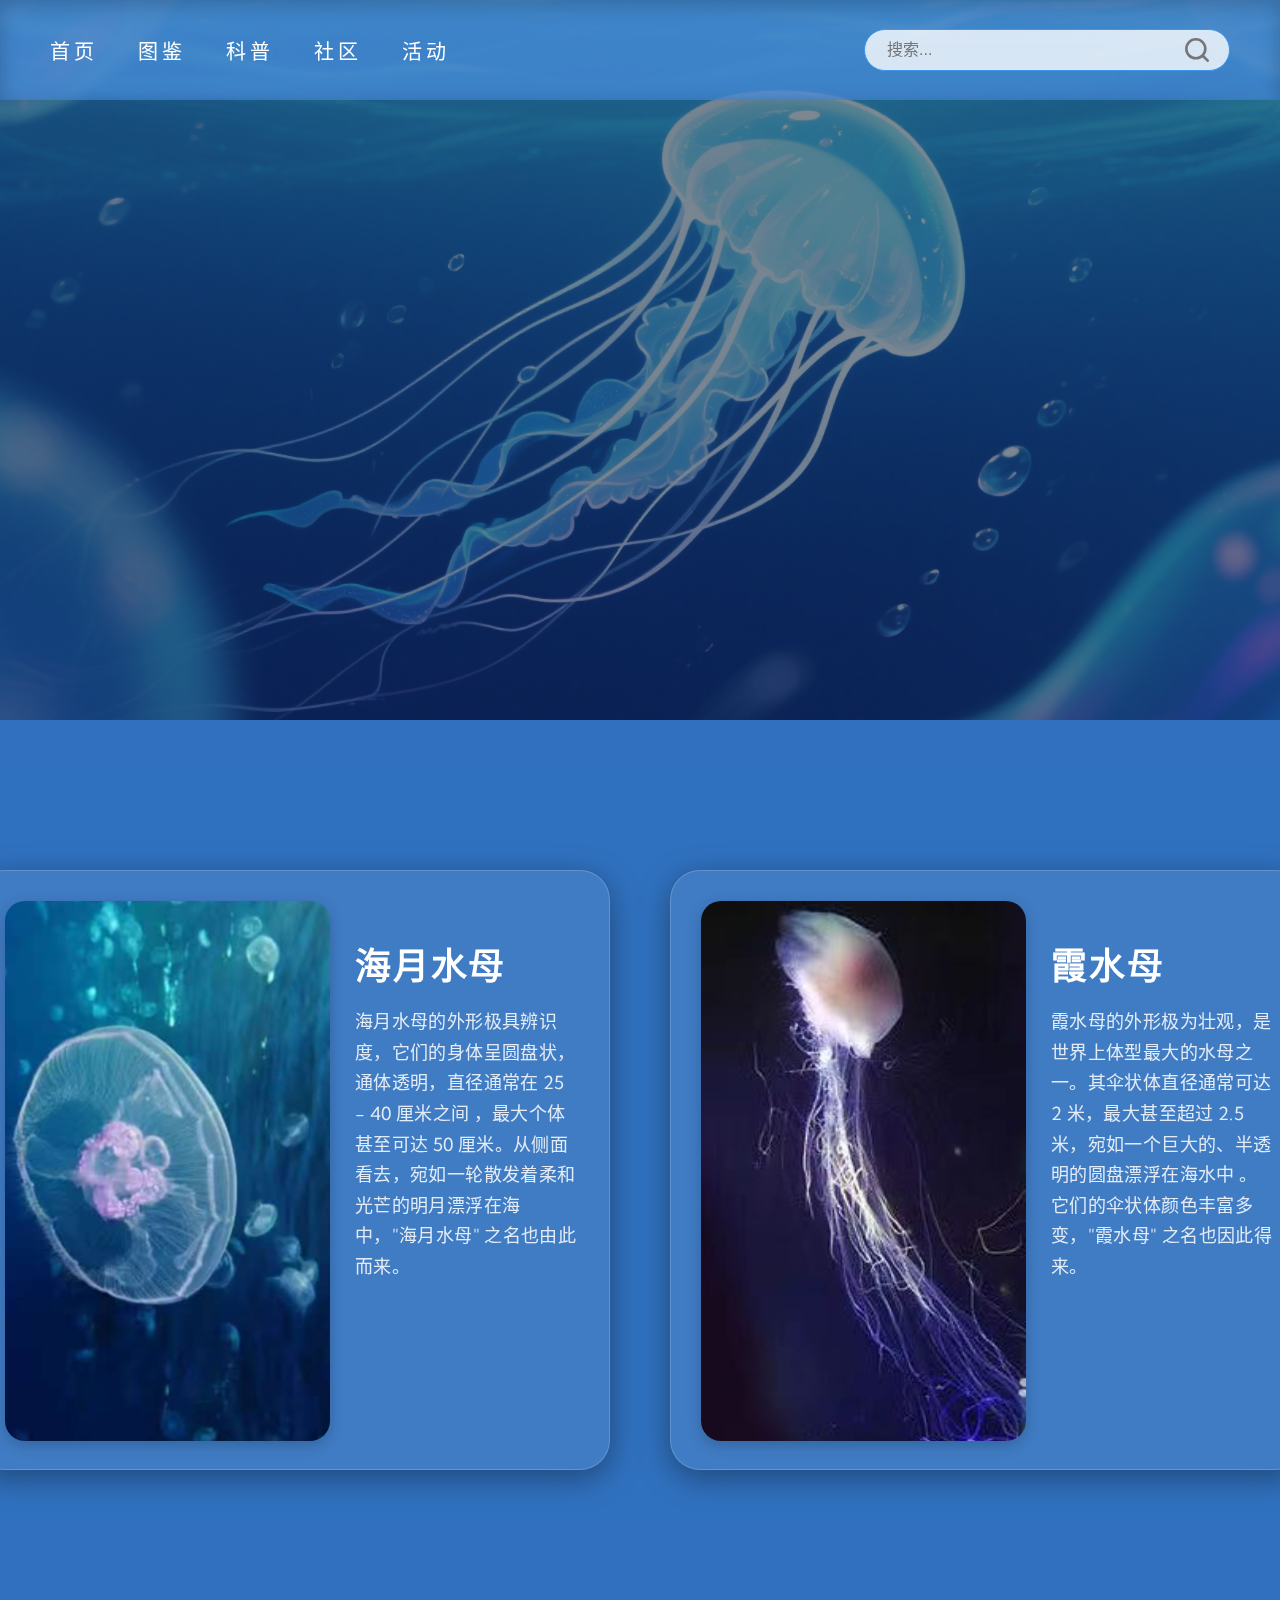
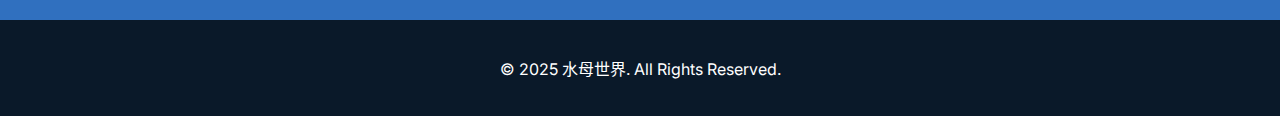
<file: testwork/index.html>
<!DOCTYPE html>
<html lang="zh-CN">
<head>
    <meta charset="UTF-8">
    <meta name="viewport" content="width=device-width, initial-scale=1.0">
    <title>水母世界</title>
    <link rel="stylesheet" href="style.css">
</head>
<body>
    <header>
        <nav>
            <ul>
                <li><a href="index.html">首页</a></li>
                <li><a href="gallery.html">图鉴</a></li>
                <li><a href="science.html">科普</a></li>
                <li><a href="community.html">社区</a></li>
                <li><a href="activity.html">活动</a></li>
            </ul>
            <div class="search-container">
                <input type="search" placeholder="搜索...">
                <img src="images/search-icon.svg" alt="Search">
            </div>
        </nav>
    </header>

    <main>
        <section id="home-hero-section">
            <img src="images/main-background.png" alt="水母深海背景" class="hero-background-image">
            <div class="hero-content">
                <h1>潜入深海 水母王国</h1>
                <p>探索深海中会发光的精灵</p>
            </div>
        </section>
        <section id="home-featured-section">
            <div class="featured">
                 <div class="featured-item">
                    <img src="images/haiyue-jellyfish.png" alt="海月水母">
                    <div class="featured-text">
                        <h3>海月水母</h3>
                        <p>海月水母的外形极具辨识度，它们的身体呈圆盘状，通体透明，直径通常在 25 - 40 厘米之间 ，最大个体甚至可达 50 厘米。从侧面看去，宛如一轮散发着柔和光芒的明月漂浮在海中，"海月水母" 之名也由此而来。</p>
                    </div>
                </div>
                <div class="featured-item">
                    <img src="images/right.png" alt="霞水母">
                     <div class="featured-text">
                        <h3>霞水母</h3>
                        <p>霞水母的外形极为壮观，是世界上体型最大的水母之一。其伞状体直径通常可达 2 米，最大甚至超过 2.5 米，宛如一个巨大的、半透明的圆盘漂浮在海水中 。它们的伞状体颜色丰富多变，"霞水母" 之名也因此得来。</p>
                    </div>
                </div>
            </div>
        </section>
    </main>

    <footer>
        <p>&copy; 2025 水母世界. All Rights Reserved.</p>
    </footer>
</body>
</html>
</file>
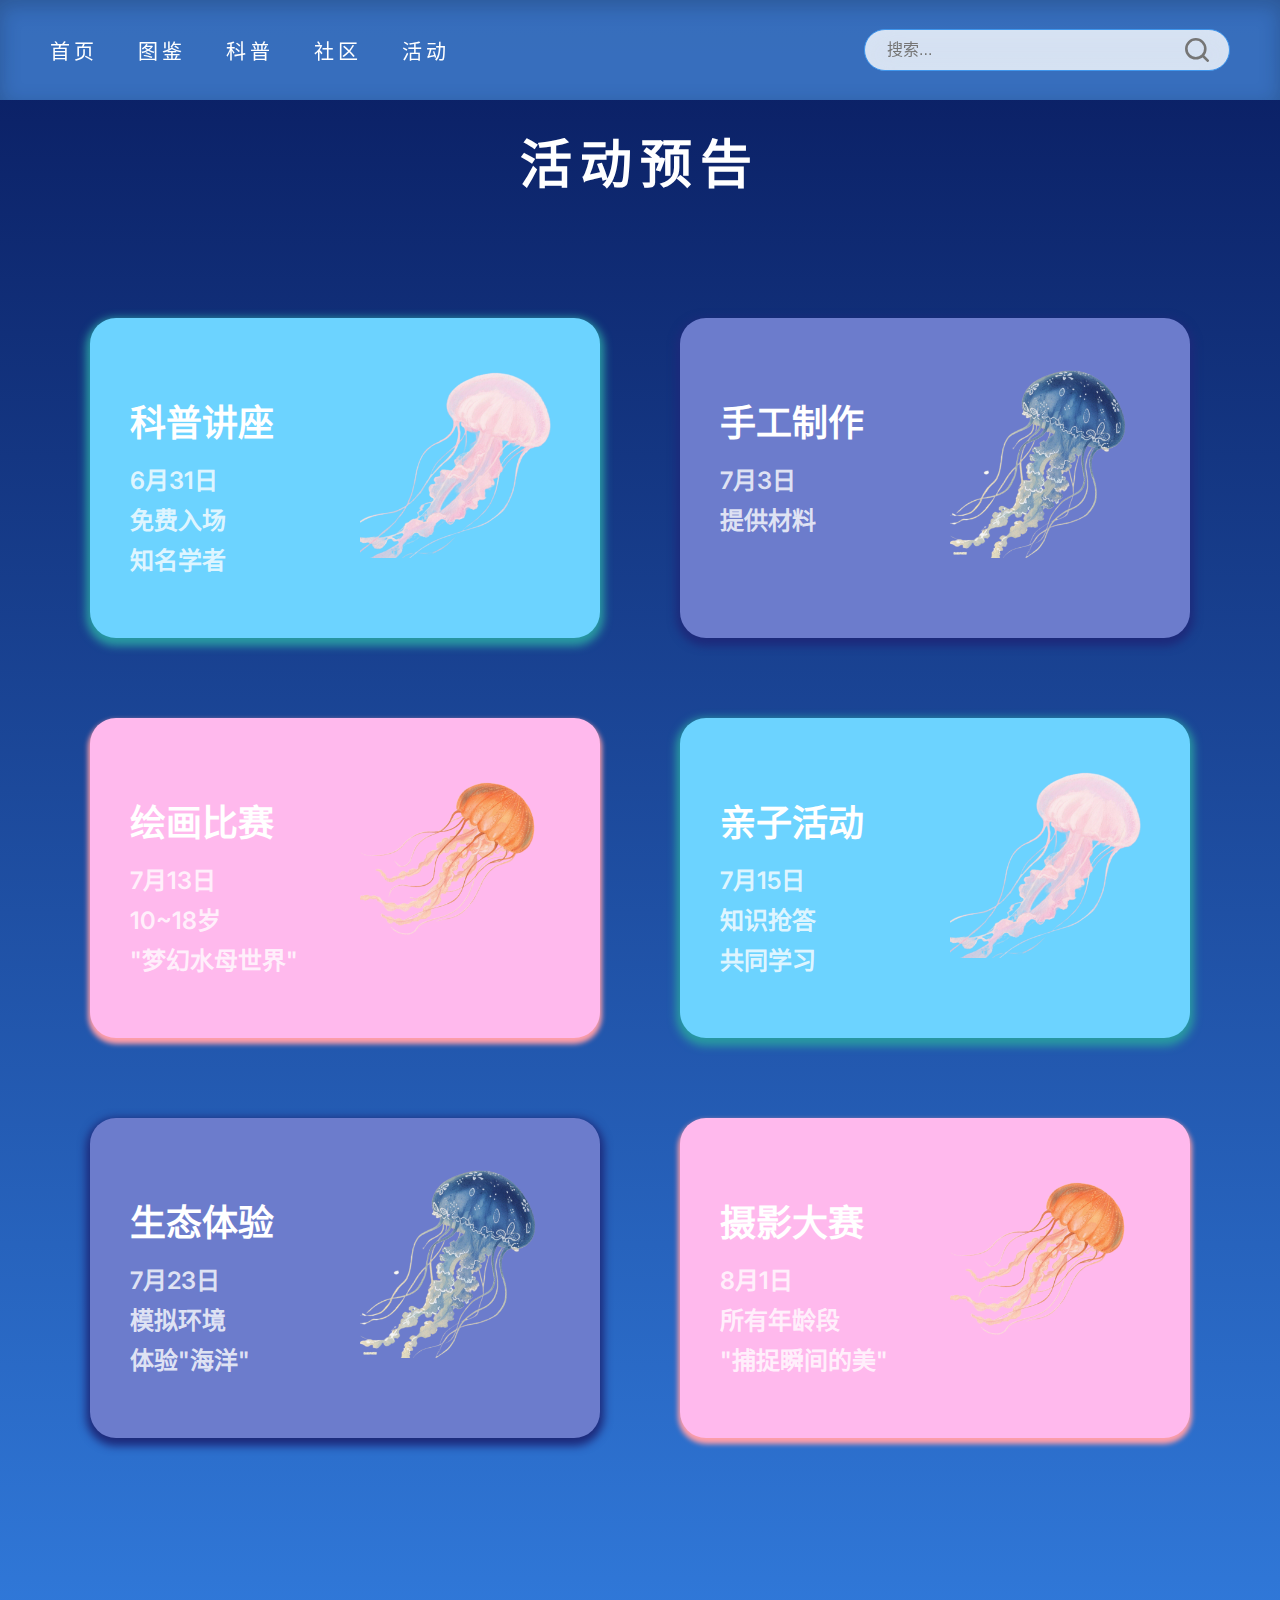
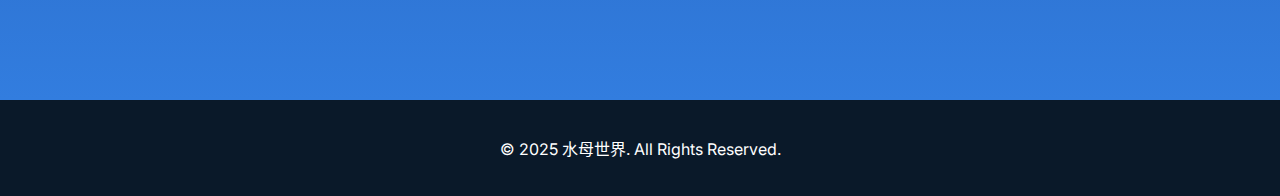
<file: testwork/activity.html>
<!DOCTYPE html>
<html lang="zh-CN">
<head>
    <meta charset="UTF-8">
    <meta name="viewport" content="width=device-width, initial-scale=1.0">
    <title>活动 - 水母世界</title>
    <link rel="stylesheet" href="style.css">
</head>
<body>
    <header>
        <nav>
            <ul>
                <li><a href="index.html">首页</a></li>
                <li><a href="gallery.html">图鉴</a></li>
                <li><a href="science.html">科普</a></li>
                <li><a href="community.html">社区</a></li>
                <li><a href="activity.html">活动</a></li>
            </ul>
            <div class="search-container">
                <input type="search" placeholder="搜索...">
                <img src="images/search-icon.svg" alt="Search">
            </div>
        </nav>
    </header>

    <main>
        <section id="activity">
            <h2>活动预告</h2>
            <div class="activity-grid">
                <div class="activity-card">
                    <img src="images/activity1.png" alt="活动">
                    <div class="activity-info">
                        <h3>科普讲座</h3>
                        <p>6月31日</p>
                        <p>免费入场</p>
                        <p>知名学者</p>
                    </div>
                </div>
                <div class="activity-card">
                    <img src="images/activtyuse.png" alt="活动">
                    <div class="activity-info">
                        <h3>手工制作</h3>
                        <p>7月3日</p>
                        <p>提供材料</p>
                    </div>
                </div>
                <div class="activity-card">
                    <img src="images/activity3.png" alt="活动" class="activity-card-img-large">
                    <div class="activity-info">
                        <h3>绘画比赛</h3>
                        <p>7月13日</p>
                        <p>10~18岁</p>
                        <p>"梦幻水母世界"</p>
                    </div>
                </div>
                <div class="activity-card">
                    <img src="images/activity1.png" alt="活动">
                    <div class="activity-info">
                        <h3>亲子活动</h3>
                        <p>7月15日</p>
                        <p>知识抢答</p>
                        <p>共同学习</p>
                    </div>
                </div>
                <div class="activity-card">
                    <img src="images/activtyuse.png" alt="活动">
                    <div class="activity-info">
                        <h3>生态体验</h3>
                        <p>7月23日</p>
                        <p>模拟环境</p>
                        <p>体验"海洋"</p>
                    </div>
                </div>
                <div class="activity-card">
                    <img src="images/activity3.png" alt="活动" class="activity-card-img-large">
                    <div class="activity-info">
                        <h3>摄影大赛</h3>
                        <p>8月1日</p>
                        <p>所有年龄段</p>
                        <p>"捕捉瞬间的美"</p>
                    </div>
                </div>
            </div>
        </section>
    </main>

    <footer>
        <p>&copy; 2025 水母世界. All Rights Reserved.</p>
    </footer>
</body>
</html>
</file>
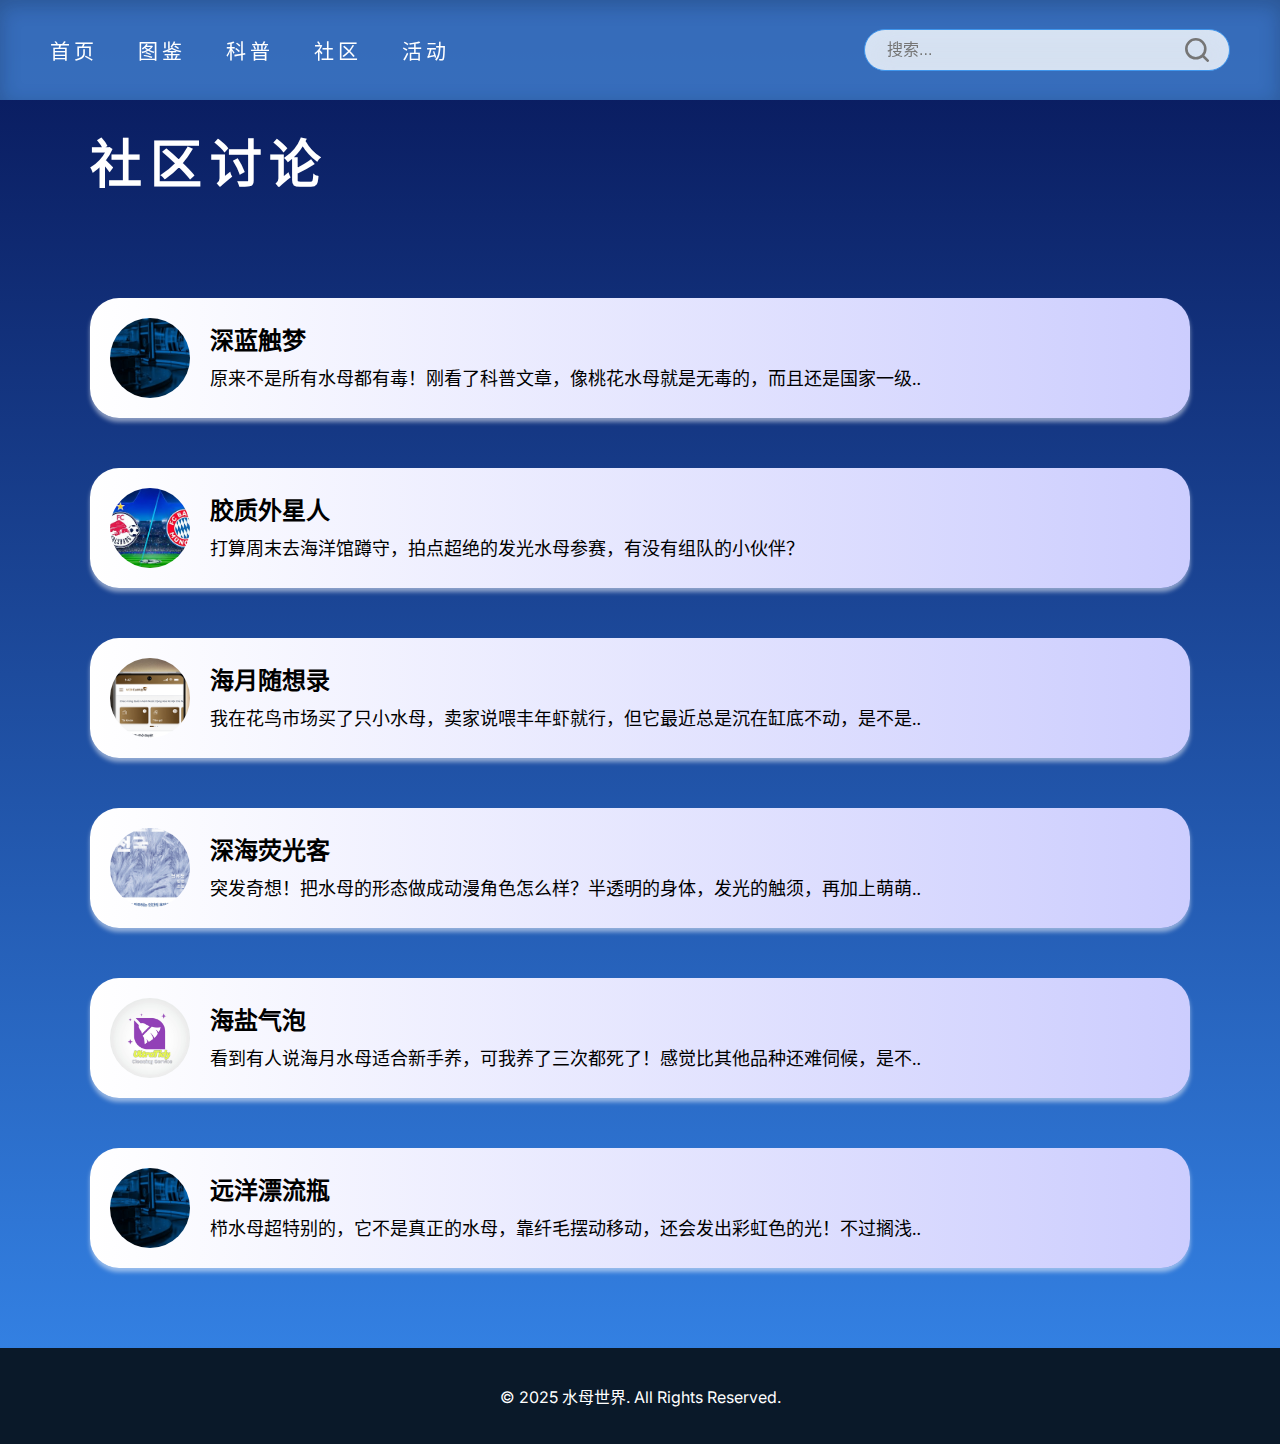
<file: testwork/community.html>
<!DOCTYPE html>
<html lang="zh-CN">
<head>
    <meta charset="UTF-8">
    <meta name="viewport" content="width=device-width, initial-scale=1.0">
    <title>社区 - 水母世界</title>
    <link rel="stylesheet" href="style.css">
</head>
<body>
    <header>
        <nav>
            <ul>
                <li><a href="index.html">首页</a></li>
                <li><a href="gallery.html">图鉴</a></li>
                <li><a href="science.html">科普</a></li>
                <li><a href="community.html">社区</a></li>
                <li><a href="activity.html">活动</a></li>
            </ul>
            <div class="search-container">
                <input type="search" placeholder="搜索...">
                <img src="images/search-icon.svg" alt="Search">
            </div>
        </nav>
    </header>

    <main>
        <section id="community">
            <h2>社区讨论</h2>
            <div class="community-post-container">
                <div class="community-post">
                    <img src="images/avatar1.png" alt="Avatar" class="avatar">
                    <div class="post-content">
                        <p class="username">深蓝触梦</p>
                        <p>原来不是所有水母都有毒！刚看了科普文章，像桃花水母就是无毒的，而且还是国家一级..</p>
                    </div>
                </div>
                 <div class="community-post">
                    <img src="images/avatar2.png" alt="Avatar" class="avatar">
                    <div class="post-content">
                        <p class="username">胶质外星人</p>
                        <p>打算周末去海洋馆蹲守，拍点超绝的发光水母参赛，有没有组队的小伙伴？</p>
                    </div>
                </div>
                 <div class="community-post">
                    <img src="images/avatar3.png" alt="Avatar" class="avatar">
                    <div class="post-content">
                        <p class="username">海月随想录</p>
                        <p>我在花鸟市场买了只小水母，卖家说喂丰年虾就行，但它最近总是沉在缸底不动，是不是..</p>
                    </div>
                </div>
                 <div class="community-post">
                    <img src="images/avatar4.png" alt="Avatar" class="avatar">
                    <div class="post-content">
                        <p class="username">深海荧光客</p>
                        <p>突发奇想！把水母的形态做成动漫角色怎么样？半透明的身体，发光的触须，再加上萌萌..</p>
                    </div>
                </div>
                <div class="community-post">
                    <img src="images/avatar5.png" alt="Avatar" class="avatar">
                    <div class="post-content">
                        <p class="username">海盐气泡</p>
                        <p>看到有人说海月水母适合新手养，可我养了三次都死了！感觉比其他品种还难伺候，是不..</p>
                    </div>
                </div>
                 <div class="community-post">
                    <img src="images/avatar1.png" alt="Avatar" class="avatar">
                    <div class="post-content">
                        <p class="username">远洋漂流瓶</p>
                        <p>栉水母超特别的，它不是真正的水母，靠纤毛摆动移动，还会发出彩虹色的光！不过搁浅..</p>
                    </div>
                </div>
            </div>
        </section>
    </main>

    <footer>
        <p>&copy; 2025 水母世界. All Rights Reserved.</p>
    </footer>
</body>
</html>
</file>
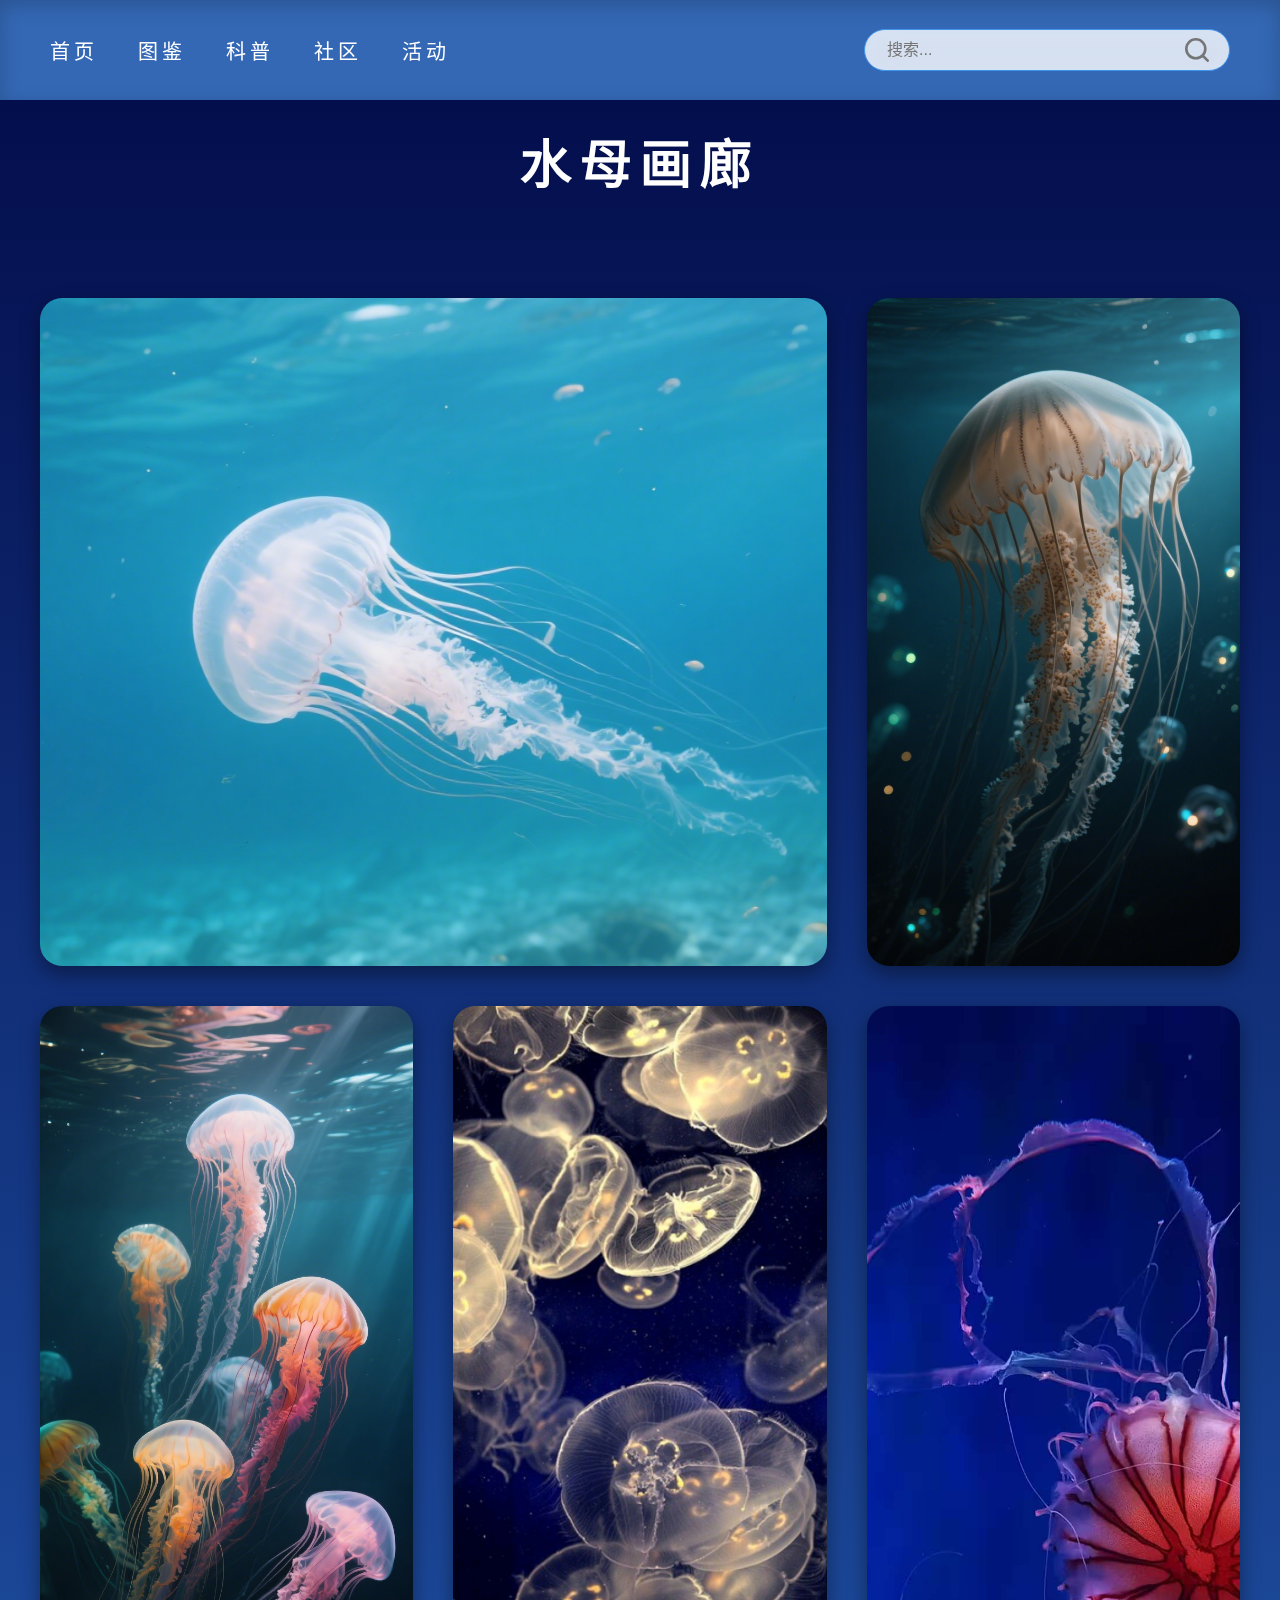
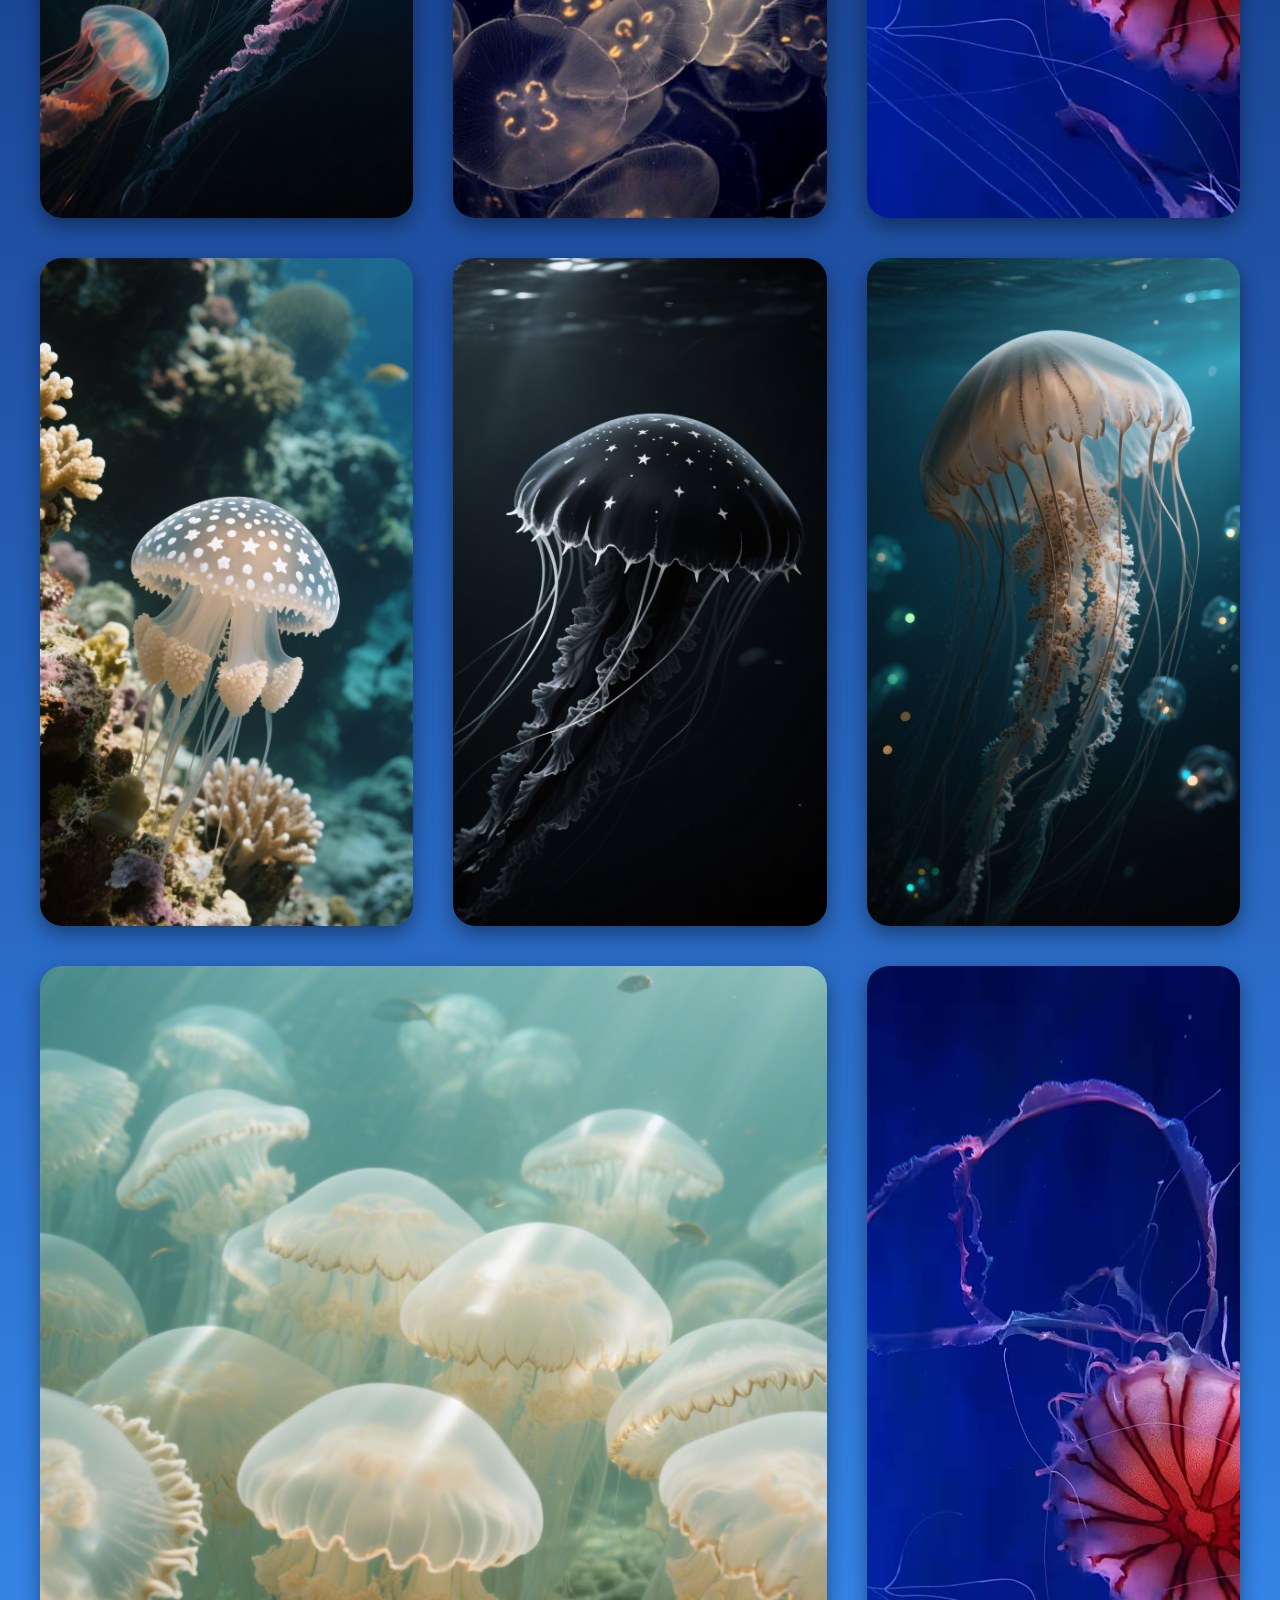
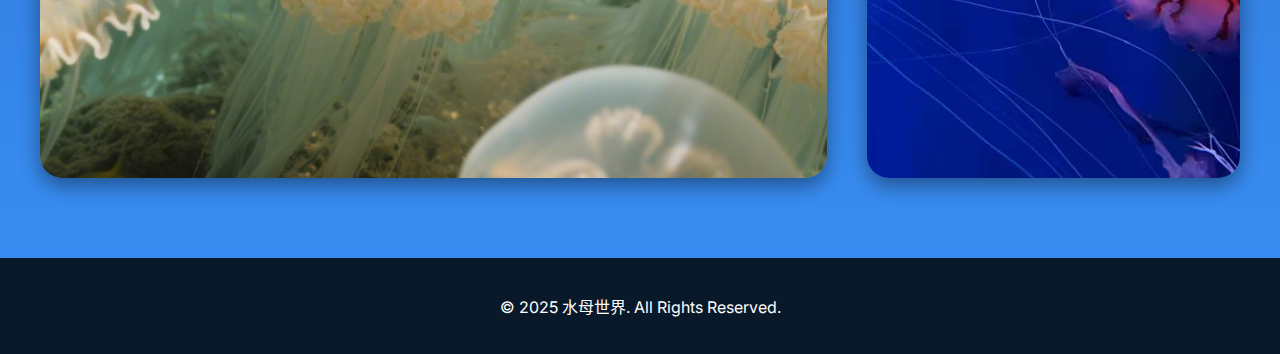
<file: testwork/gallery.html>
<!DOCTYPE html>
<html lang="zh-CN">
<head>
    <meta charset="UTF-8">
    <meta name="viewport" content="width=device-width, initial-scale=1.0">
    <title>水母画廊 - 水母世界</title>
    <link rel="stylesheet" href="style.css">
</head>
<body>
    <header>
        <nav>
            <ul>
                <li><a href="index.html">首页</a></li>
                <li><a href="gallery.html">图鉴</a></li>
                <li><a href="science.html">科普</a></li>
                <li><a href="community.html">社区</a></li>
                <li><a href="activity.html">活动</a></li>
            </ul>
            <div class="search-container">
                <input type="search" placeholder="搜索...">
                <img src="images/search-icon.svg" alt="Search">
            </div>
        </nav>
    </header>

    <main>
        <section id="gallery">
            <h2>水母画廊</h2>
            <div class="gallery-grid">
                <div class="gallery-item gallery-item-large"><img src="images/usethis.png" alt="Featured Jellyfish"></div>
                <div class="gallery-item"><img src="images/gallery3.png" alt="Gallery Image 3"></div>
                <div class="gallery-item"><img src="images/gallery4.png" alt="Gallery Image 4"></div>
                <div class="gallery-item"><img src="images/gallery5.png" alt="Gallery Image 5"></div>
                <div class="gallery-item"><img src="images/gallery6.png" alt="Gallery Image 6"></div>
                <div class="gallery-item"><img src="images/gallery8.png" alt="Gallery Image 7"></div>
                <div class="gallery-item"><img src="images/gallery7.png" alt="Gallery Image 8"></div>
                <div class="gallery-item"><img src="images/gallery3.png" alt="Gallery Image 9"></div>
                <div class="gallery-item gallery-item-large"><img src="images/nowistih.png" alt="Featured Jellyfish 2"></div>
                <div class="gallery-item"><img src="images/gallery6.png" alt="Gallery Image 12"></div>
            </div>
        </section>
    </main>

    <footer>
        <p>&copy; 2025 水母世界. All Rights Reserved.</p>
    </footer>
</body>
</html>
</file>
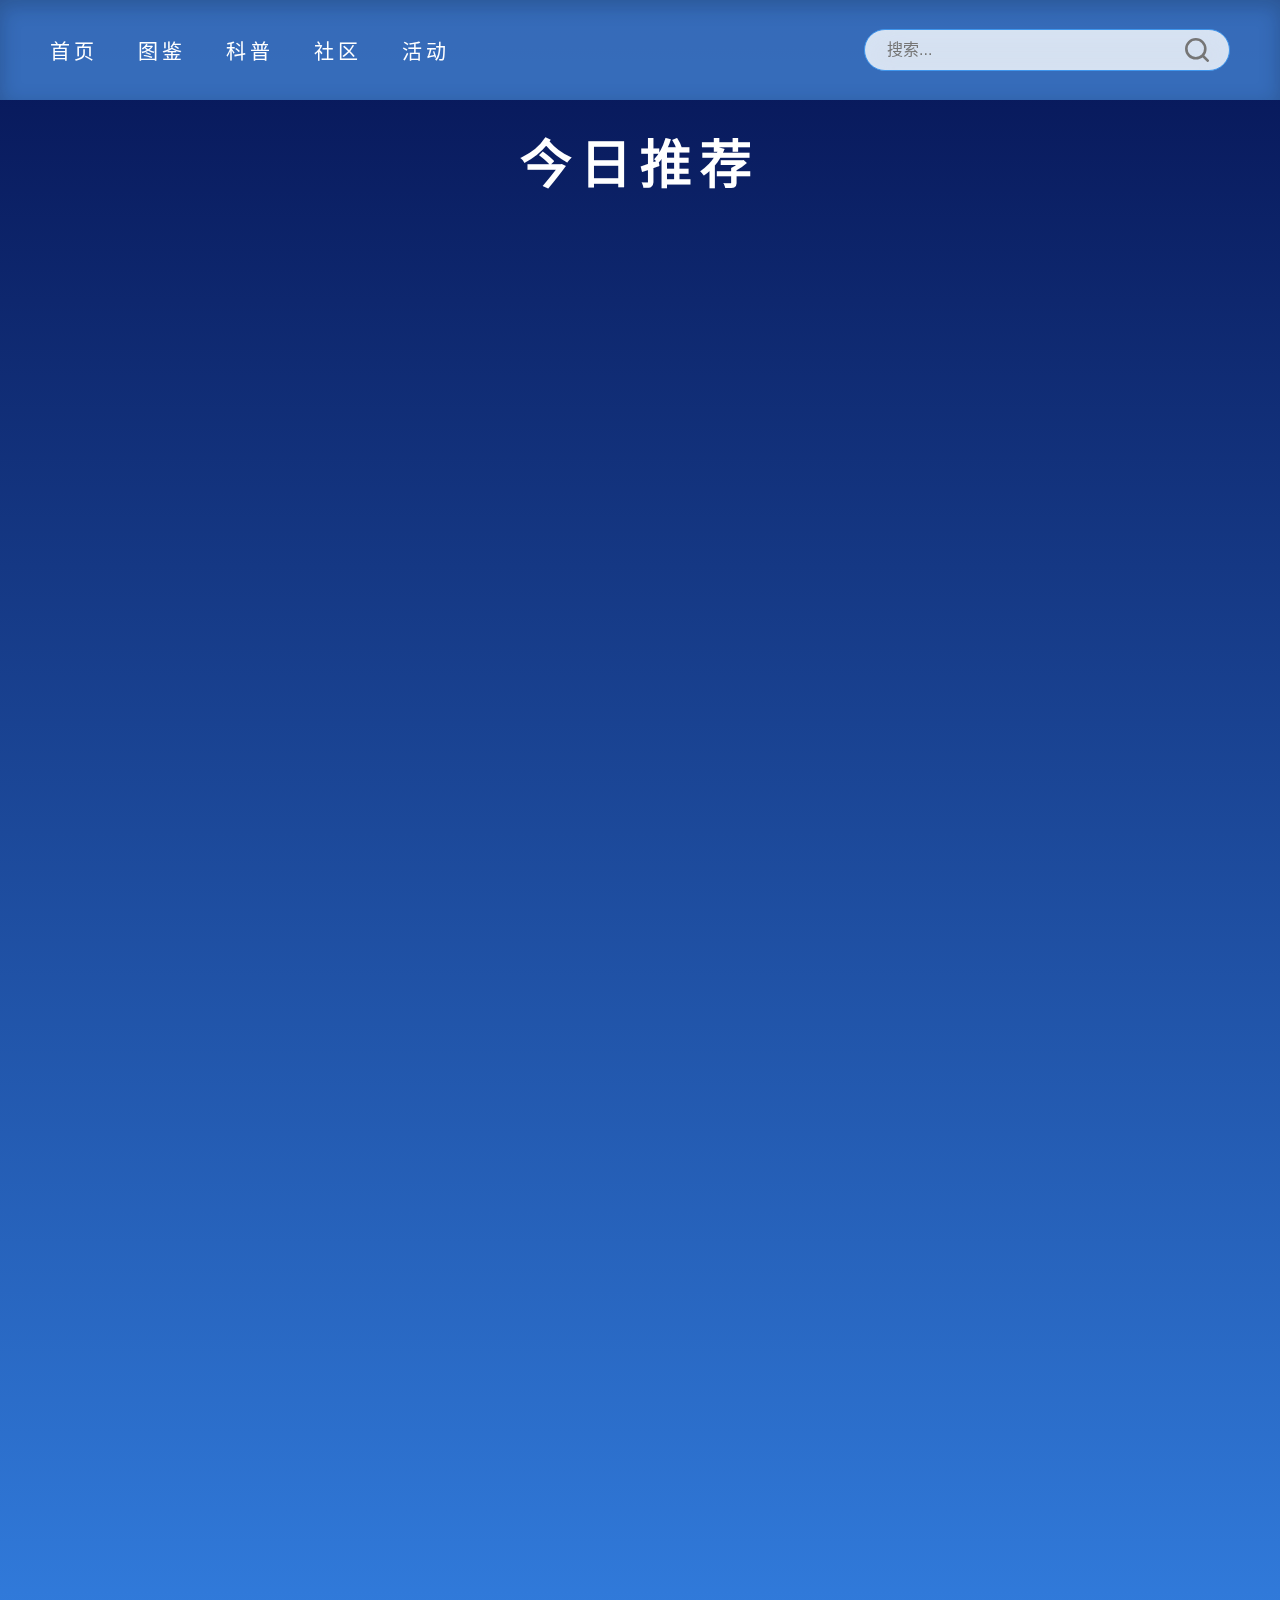
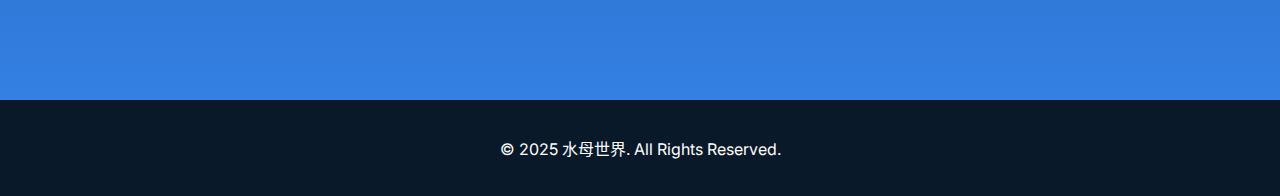
<file: testwork/science.html>
<!DOCTYPE html>
<html lang="zh-CN">
<head>
    <meta charset="UTF-8">
    <meta name="viewport" content="width=device-width, initial-scale=1.0">
    <title>科普 - 水母世界</title>
    <link rel="stylesheet" href="style.css">
</head>
<body>
    <header>
        <nav>
            <ul>
                <li><a href="index.html">首页</a></li>
                <li><a href="gallery.html">图鉴</a></li>
                <li><a href="science.html">科普</a></li>
                <li><a href="community.html">社区</a></li>
                <li><a href="activity.html">活动</a></li>
            </ul>
            <div class="search-container">
                <input type="search" placeholder="搜索...">
                <img src="images/search-icon.svg" alt="Search">
            </div>
        </nav>
    </header>

    <main>
        <section id="science">
            <h2>今日推荐</h2>
            <div class="science-layout">
                <div class="science-main-card">
                    <img src="images/jellyfish-bottle.png" alt="水母缸">
                    <div class="science-text">
                        <h3>水母缸</h3>
                        <p>水母本身运动能力不高，缺乏安全合理的造流系统，会对水母造成伤害，影响水母的正常生长</p>
                        <button>详细查看</button>
                    </div>
                </div>
                <div class="science-side-cards">
                    <div class="side-card">
                        <img src="images/science-2.png" alt="水母构成" class="side-card-img">
                        <div class="side-card-content">
                            <h4>水母的构成</h4>
                            <button>点击查看</button>
                        </div>
                    </div>
                    <div class="side-card">
                        <img src="images/science-2.png" alt="水母寿命" class="side-card-img">
                        <div class="side-card-content">
                            <h4>水母的寿命</h4>
                            <button>点击查看</button>
                        </div>
                    </div>
                     <div class="side-card">
                        <img src="images/science-2.png" alt="水母饲料" class="side-card-img">
                        <div class="side-card-content">
                            <h4>水母的饲料</h4>
                            <button>点击查看</button>
                        </div>
                    </div>
                </div>
            </div>
        </section>
    </main>

    <footer>
        <p>&copy; 2025 水母世界. All Rights Reserved.</p>
    </footer>
</body>
</html>
</file>
<file: testwork/style.css>
@import url('https://fonts.googleapis.com/css2?family=Inter:wght@300;400;600;700;800&family=Kumbh+Sans:wght@400;600&display=swap');

@keyframes fadeInSlideUp {
    from {
        opacity: 0;
        transform: translateY(40px);
    }
    to {
        opacity: 1;
        transform: translateY(0);
    }
}

html {
    scroll-behavior: smooth;
}

body {
    font-family: 'Inter', sans-serif;
    margin: 0;
    padding: 0;
    color: #fff;
    background-color: #0A1929;
}

.page-wrapper { all: unset; } /* Reset wrapper */

header {
    position: fixed;
    top: 0;
    width: 100%;
    background: rgba(74, 144, 226, 0.7);
    box-shadow: inset 0px 5px 20px 0px rgba(10, 25, 41, 0.25);
    z-index: 1000;
    height: 100px;
    display: flex;
    justify-content: center;
    align-items: center;
}

nav {
    width: 100%;
    max-width: 1280px;
    display: flex;
    justify-content: space-between;
    align-items: center;
    padding: 0 50px;
    box-sizing: border-box;
}

nav ul {
    list-style: none;
    display: flex;
    gap: 40px;
    margin: 0;
    padding: 0;
}

nav a {
    color: white;
    text-decoration: none;
    font-size: 20px;
    letter-spacing: 0.2em;
    transition: color 0.3s;
}

nav a:hover {
    color: #00BFFF;
}

.search-container {
    display: flex;
    align-items: center;
    background: rgba(255, 255, 255, 0.8);
    border: 1px solid #3F96ED;
    border-radius: 50px;
    padding: 8px 20px;
    box-shadow: inset 0px 5px 20px 0px rgba(219, 234, 250, 0.25);
}

.search-container input {
    border: none;
    background: transparent;
    outline: none;
    width: 300px;
    font-size: 16px;
    color: #333;
}

.search-container img {
    width: 24px;
    height: 24px;
    cursor: pointer;
}

main {
    padding-top: 0; /* Main will start from top */
}

section {
    width: 100%;
    box-sizing: border-box;
    min-height: 1700px;
    margin: 0 auto;
    padding: 80px 40px;
    display: flex;
    flex-direction: column;
    align-items: center;
    overflow: hidden;
}

section h2 {
    font-size: 52px;
    font-weight: 700;
    letter-spacing: 0.15em;
    margin-bottom: 40px;
}

#home-hero-section {
    position: relative;
    padding: 0;
    min-height: auto;
}

#home-hero-section::before {
    content: '';
    position: absolute;
    top: 0; left: 0; right: 0; bottom: 0;
    background-color: rgba(10, 25, 41, 0.5);
    z-index: 1;
}

.hero-background-image {
    width: 100%;
    height: auto;
    display: block;
}

.hero-content {
    position: absolute;
    top: 50%;
    left: 0;
    right: 0;
    transform: translateY(-50%);
    z-index: 2;
    text-align: center;
    animation: fadeInSlideUp 1s ease-out 0.2s forwards;
    opacity: 0;
    padding: 0 40px;
    box-sizing: border-box;
}

#home-featured-section {
    background-color: rgba(64, 150, 255, 0.7);
    display: flex;
    justify-content: center;
    align-items: center;
    padding: 80px 40px;
    min-height: unset;
    height: 100vh;
    box-sizing: border-box;
}

#home-hero-section h1 {
    font-size: 64px;
    font-weight: 700;
    letter-spacing: 0.3em;
    margin-bottom: 20px;
}

#home-hero-section p {
    font-size: 32px;
    font-weight: 300;
    letter-spacing: 0.3em;
}

.featured,
.gallery-grid,
.science-layout,
.community-post-container,
.activity-grid {
    width: 100%;
    max-width: 1280px;
}

.featured {
    display: flex;
    justify-content: center;
    gap: 60px;
    z-index: 2;
    animation: fadeInSlideUp 1s ease-out forwards;
}

.featured-item {
    background: rgba(255, 255, 255, 0.08);
    border-radius: 30px;
    border: 1px solid rgba(255, 255, 255, 0.18);
    backdrop-filter: blur(12px);
    -webkit-backdrop-filter: blur(12px);
    box-shadow: 0 8px 32px 0 rgba(0, 0, 0, 0.37);
    padding: 30px;
    display: flex;
    flex-direction: row;
    align-items: flex-start;
    width: auto;
    max-width: 636px;
    height: 600px;
    box-sizing: border-box;
    transition: transform 0.3s ease, box-shadow 0.3s ease;
    animation: fadeInSlideUp 1s ease-out forwards;
}

.featured-item:nth-child(1) {
    animation-delay: 0.5s;
}
.featured-item:nth-child(2) {
    animation-delay: 0.8s;
}

.featured-item:hover {
    transform: translateY(-10px);
    box-shadow: 0 12px 40px 0 rgba(0, 0, 0, 0.45);
}

.featured-item img {
    width: 325px;
    height: 540px;
    border-radius: 20px;
    box-shadow: 0px 4px 15px rgba(0,0,0,0.2);
    object-fit: cover;
    flex-shrink: 0;
}

.featured-text {
    text-align: left;
    padding-left: 25px;
    width: 226px;
}

.featured-text h3 {
    font-family: 'Kumbh Sans', sans-serif;
    font-size: 36px;
    font-weight: 600;
    letter-spacing: 0.05em;
    margin-bottom: 15px;
}

.featured-text p {
    font-family: 'Kumbh Sans', sans-serif;
    font-size: 18px;
    line-height: 1.7;
    letter-spacing: 0.02em;
    color: rgba(255, 255, 255, 0.85);
}

#gallery {
    background: linear-gradient(180deg, #020A48 0%, #388DF2 100%);
}

.gallery-grid {
    display: grid;
    grid-template-columns: repeat(auto-fit, minmax(350px, 1fr));
    gap: 40px;
    width: 100%;
    margin-top: 60px;
}

.gallery-item {
    border-radius: 22px;
    overflow: hidden;
    position: relative;
    box-shadow: 0px 8px 20px rgba(0,0,0,0.4);
    transition: transform 0.3s, box-shadow 0.3s;
}

.gallery-item::before {
    content: '';
    position: absolute;
    top: 0;
    left: 0;
    right: 0;
    bottom: 0;
    border: 3px solid transparent;
    border-radius: 22px;
    transition: border-color 0.3s;
}

.gallery-item:hover {
    transform: translateY(-10px);
    box-shadow: 0 0 25px #00BFFF, 0 0 40px #00BFFF;
}

.gallery-item img {
    width: 100%;
    height: 100%;
    object-fit: cover;
}

.gallery-item-large {
    grid-column: span 2;
}

#science {
    background: linear-gradient(180deg, #061455 0%, #3380E2 100%);
    justify-content: flex-start;
}

#science .science-layout {
    display: flex;
    flex-direction: column;
    align-items: center;
    gap: 60px;
    width: 100%;
    margin-top: 60px;
    opacity: 0;
    animation: fadeInSlideUp 1s ease-out 0.2s forwards;
}

#science .science-main-card {
    background: #27A1D6;
    border-radius: 26px;
    padding: 40px;
    box-shadow: 0px 4px 9px 4px rgba(52, 215, 63, 0.29);
    display: flex;
    gap: 50px;
    width: 90%;
    max-width: 1100px;
    height: 550px;
    box-sizing: border-box;
    align-items: center;
    transition: transform 0.3s, box-shadow 0.3s;
}

#science .science-main-card:hover {
    transform: translateY(-5px);
    box-shadow: 0px 8px 20px 4px rgba(52, 215, 63, 0.4);
}

#science .science-main-card img {
    width: 400px;
    height: 400px;
    object-fit: contain;
    flex-shrink: 0;
}

#science .science-text {
    text-align: left;
}

#science .science-text h3 { 
    font-size: 40px; 
    font-weight: 600; 
    margin-top: 0; 
    margin-bottom: 15px;
}

#science .science-text p { 
    font-size: 18px; 
    font-weight: 300; 
    line-height: 1.6; 
    margin-bottom: 30px;
}

#science .science-text button, #science .side-card button {
    background: rgba(255, 255, 255, 0.9);
    border: 1px solid #3F96ED;
    border-radius: 50px;
    padding: 15px 35px;
    font-size: 20px;
    font-weight: 500;
    color: #13678B;
    cursor: pointer;
    transition: background-color 0.3s, color 0.3s, transform 0.3s;
}

#science .science-text button:hover, #science .side-card button:hover {
    background: #13678B;
    color: white;
    transform: scale(1.05);
}

#science .science-side-cards {
    display: flex;
    flex-direction: row;
    justify-content: center;
    gap: 40px;
    width: 100%;
    padding-bottom: 200px;
}

#science .side-card:first-child,
#science .side-card:last-child {
    position: relative;
    top: 200px;
}

#science .side-card {
    background: #27A1D6;
    border-radius: 20px;
    padding: 0;
    text-align: center;
    flex-basis: 340px;
    height: 400px;
    transition: background-color 0.3s, transform 0.3s, box-shadow 0.3s;
    display: flex;
    flex-direction: column;
    justify-content: flex-end;
    box-sizing: border-box;
    overflow: hidden;
    box-shadow: 0px 4px 9px 4px rgba(52, 215, 63, 0.29);
}

#science .side-card-img {
    width: 50%;
    height: auto;
    display: block;
    margin: 20px auto 0;
}

#science .side-card-content {
    display: flex;
    flex-direction: column;
    justify-content: flex-end;
    flex-grow: 1;
    padding: 25px;
}

#science .side-card:hover {
    transform: translateY(-5px);
    box-shadow: 0px 8px 20px 4px rgba(52, 215, 63, 0.4);
}

#science .side-card h4 { 
    font-size: 28px; 
    font-weight: 800; 
    margin: 0 0 20px 0;
}

#community {
    background: linear-gradient(180deg, #071658 0%, #3380E2 100%);
    min-height: auto;
}

#community h2 {
    max-width: 1100px;
    width: 100%;
    text-align: left;
}

.community-post-container {
    width: 100%;
    max-width: 1100px;
    margin-top: 60px;
    display: flex;
    flex-direction: column;
    gap: 50px;
}

.community-post {
    background: linear-gradient(90deg, #FFFFFF 0%, #CCCDFE 100%);
    color: #000;
    border-radius: 29px;
    padding: 20px;
    display: flex;
    align-items: center;
    gap: 20px;
    box-shadow: 0px 4px 4px 0px rgba(255, 255, 255, 0.5);
}

.avatar {
    width: 80px;
    height: 80px;
    border-radius: 50%;
    object-fit: cover;
}

.post-content .username {
    font-family: 'Inknut Antiqua', serif;
    font-weight: 700;
    font-size: 24px;
    margin: 0;
}

.post-content p {
    font-family: 'Inknut Antiqua', serif;
    font-size: 18px;
    line-height: 1.6;
    margin: 5px 0 0 0;
}

#activity {
    background: linear-gradient(180deg, #091C60 0%, #327DDF 100%);
}

.activity-grid {
    display: grid;
    grid-template-columns: repeat(2, 1fr);
    gap: 80px;
    width: 100%;
    margin-top: 80px;
    max-width: 1100px;
}

.activity-card {
    border-radius: 26px;
    padding: 40px;
    display: flex;
    flex-direction: row-reverse;
    align-items: flex-start;
    text-align: left;
    transition: transform 0.3s;
    height: 320px;
    justify-content: space-between;
    box-sizing: border-box;
}
.activity-card:hover {
    transform: scale(1.05);
}

.activity-card img {
    width: 200px;
    height: 200px;
    object-fit: contain;
    margin-bottom: 0;
    flex-shrink: 0;
}

.activity-card-img-large {
    width: 220px;
    height: 220px;
}

.activity-card h3 {
    font-size: 36px;
    font-weight: 600;
    margin-bottom: 15px;
}

.activity-card p {
    font-size: 24px;
    font-weight: 600;
    color: rgba(255,255,255,0.8);
    margin: 5px 0;
}

.activity-card:nth-child(3n + 1) { background: #6CD3FF; box-shadow: 0px 4px 9px 4px #299aa2; }
.activity-card:nth-child(3n + 2) { background: #6C7CCC; box-shadow: 0px 4px 9px 4px #1d2a7b; }
.activity-card:nth-child(3n + 3) { background: #FFB9ED; box-shadow: 0px 4px 5px 2px #ff9ea9; }

footer {
    text-align: center;
    padding: 20px;
    background: #0A1929;
}

/* Remove old #home styling */
#home .hero, #home .featured, #home .featured-item, #home .featured-text h3, #home .featured-text p, #home .featured-item img {
    all: unset;
}
</file>
